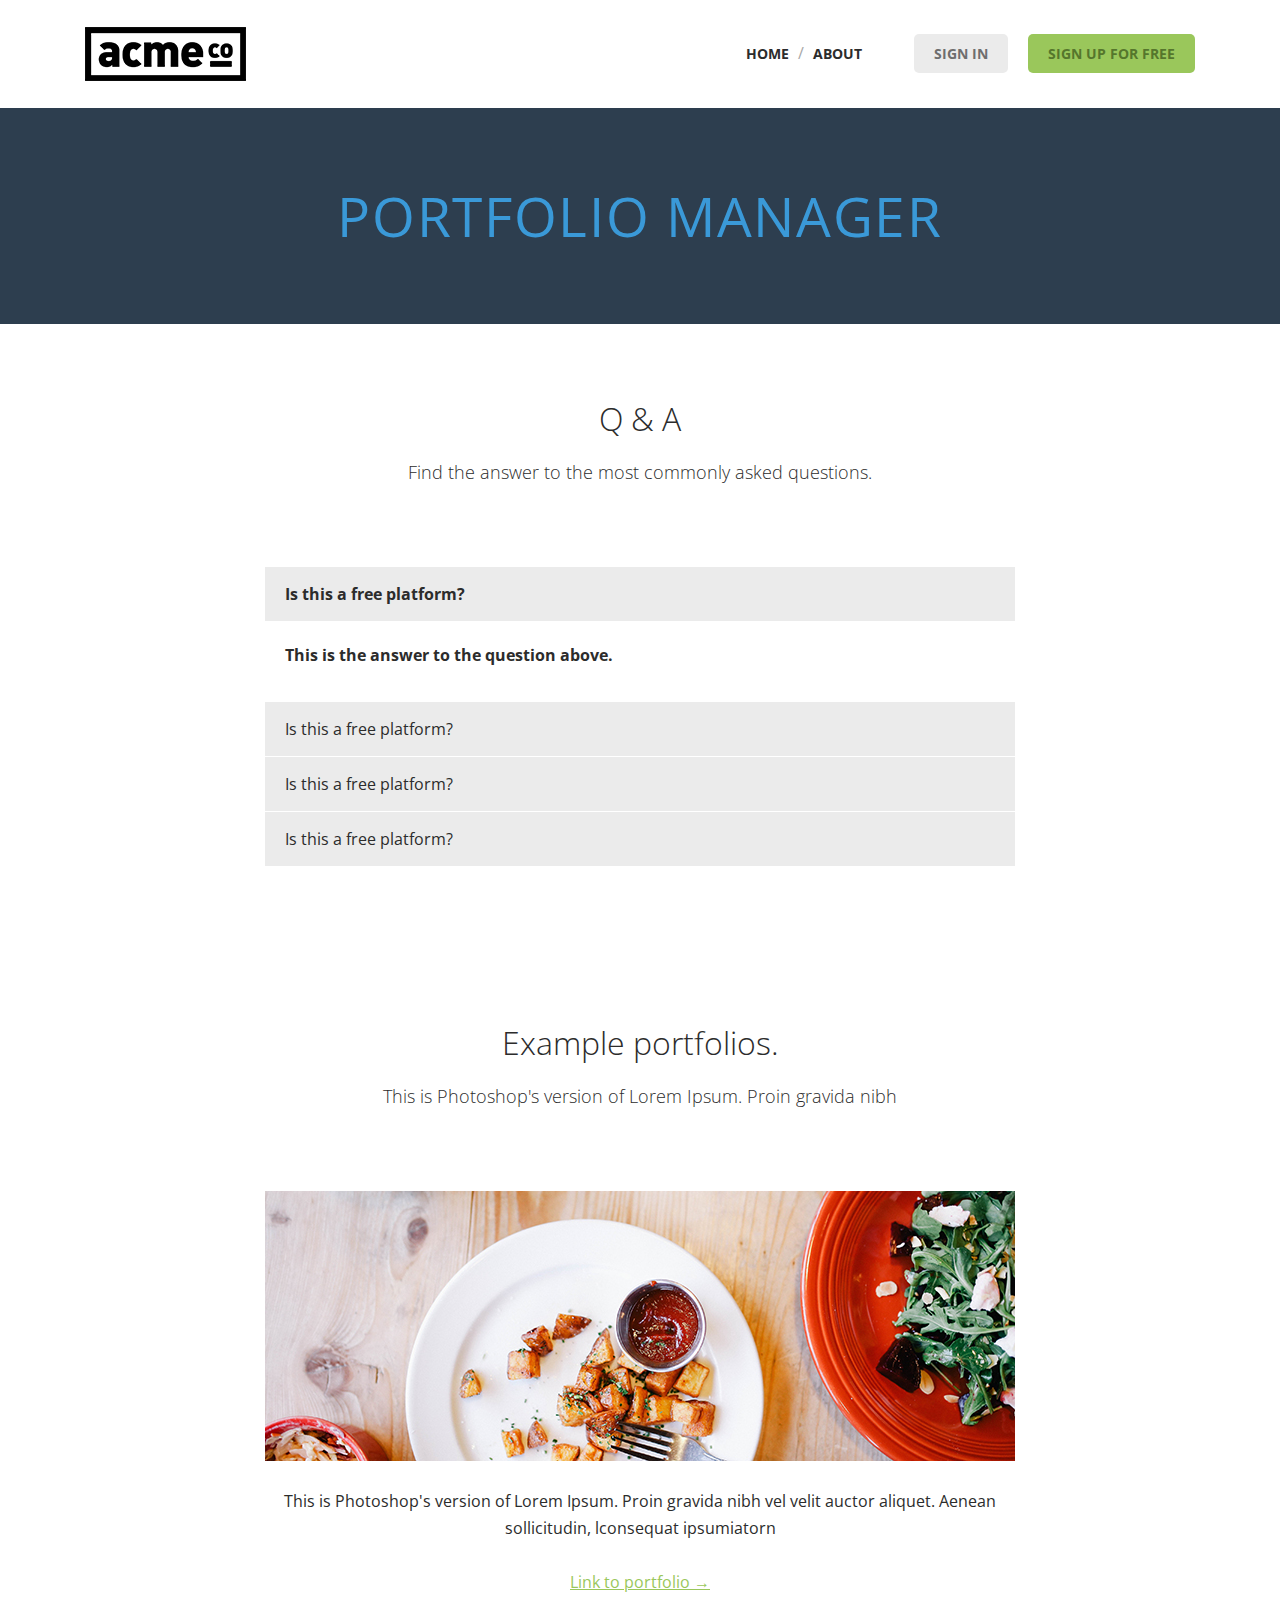
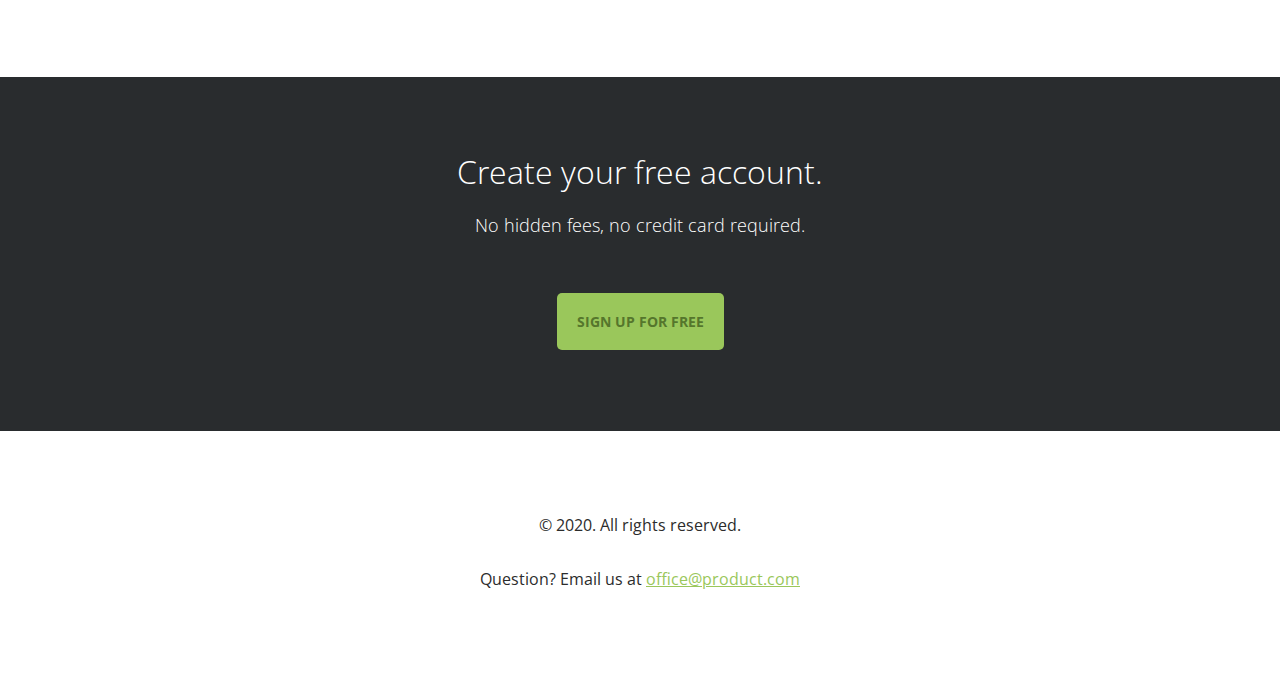
<file: about.html>
<!DOCTYPE html>
<html lang="en">

<head>
    <meta charset="UTF-8">
    <meta name="viewport" content="width=device-width, initial-scale=1.0">
    <title>acme</title>
    <link rel="stylesheet" href="https://cdnjs.cloudflare.com/ajax/libs/font-awesome/5.15.1/css/all.min.css"
        integrity="sha512-+4zCK9k+qNFUR5X+cKL9EIR+ZOhtIloNl9GIKS57V1MyNsYpYcUrUeQc9vNfzsWfV28IaLL3i96P9sdNyeRssA=="
        crossorigin="anonymous" />
    <link rel="stylesheet" href="css/main.css">
</head>

<body class="about">
    <header class="inner-pd1">
        <div class="container clearfix">
            <h1 class="logo"><a href="index.html">acme logo</a></h1>
            <nav>
                <ul>
                    <li>
                        <a href="index.html">home</a>
                        <span>/</span>
                        <a href="about.html">about</a>
                    </li>
                    <li><a href="signin.html" class="btn lightgray-bg"><i class="fas fa-lock"></i> Sign in</a></li>
                    <li><a href="signup.html" class="btn highlight-bg">sign up for free</a></li>
                </ul>
            </nav>
        </div>
    </header>
    <div class="banner inner-pd3">
        <h2 class="big-title">portfolio manager</h2>
    </div>
    <main class="container">
        <div class="qna inner-pd3">
            <h2 class="content-title">Q &amp; A</h2>
            <p class="content-desc">Find the answer to the most commonly asked questions.</p>
            <div class="qna-list">
                <div class="panel-question active">
                    <h3 class="question">Is this a free platform? <i class="fas fa-sort-down"></i></h3>
                    <div class="answer">This is the answer to the question above.</div>
                </div>
                <div class="panel-question">
                    <h3 class="question">Is this a free platform? <i class="fas fa-sort-down"></i></h3>
                    <div class="answer">This is the answer to the question above.</div>
                </div>
                <div class="panel-question">
                    <h3 class="question">Is this a free platform? <i class="fas fa-sort-down"></i></h3>
                    <div class="answer">This is the answer to the question above.</div>
                </div>
                <div class="panel-question">
                    <h3 class="question">Is this a free platform? <i class="fas fa-sort-down"></i></h3>
                    <div class="answer">This is the answer to the question above.</div>
                </div>
            </div>
        </div>
        <div class="portfolio inner-pd3">
            <h2 class="content-title">Example portfolios.</h2>
            <p class="content-desc">This is Photoshop's version of Lorem Ipsum. Proin gravida nibh</p>
            <div class="portfolio-slides">
                <ul>
                    <li>
                        <img src="images/portfolio_01.jpg" alt="portfolio 01">
                        <p>
                            This is Photoshop's version of Lorem Ipsum. Proin gravida nibh vel velit auctor aliquet.
                            Aenean sollicitudin, lconsequat ipsumiatorn
                        </p>
                        <a href="" class="link">Link to portfolio &rarr;</a>
                    </li>
                </ul>
                <p class="controls">
                    <span class="prev"><i class="fas fa-chevron-left"></i></span>
                    <span class="next"><i class="fas fa-chevron-right"></i></span>
                </p>
            </div>
        </div>
    </main>
    <div class="cta inner-pd3">
        <h2 class="content-title">Create your free account.</h2>
        <p class="content-desc">No hidden fees, no credit card required.</p>
        <p><a href="" class="btn big highlight-bg">sign up for free</a></p>
    </div>
    <footer class="inner-pd3">
        <p>
            &copy; 2020. All rights reserved.
        </p>
        <p>
            Question? Email us at <a href="mailto:office@product.com" class="link">office@product.com</a>
        </p>
    </footer>
    <script src="./js/about.js"></script>
</body>

</html>
</file>
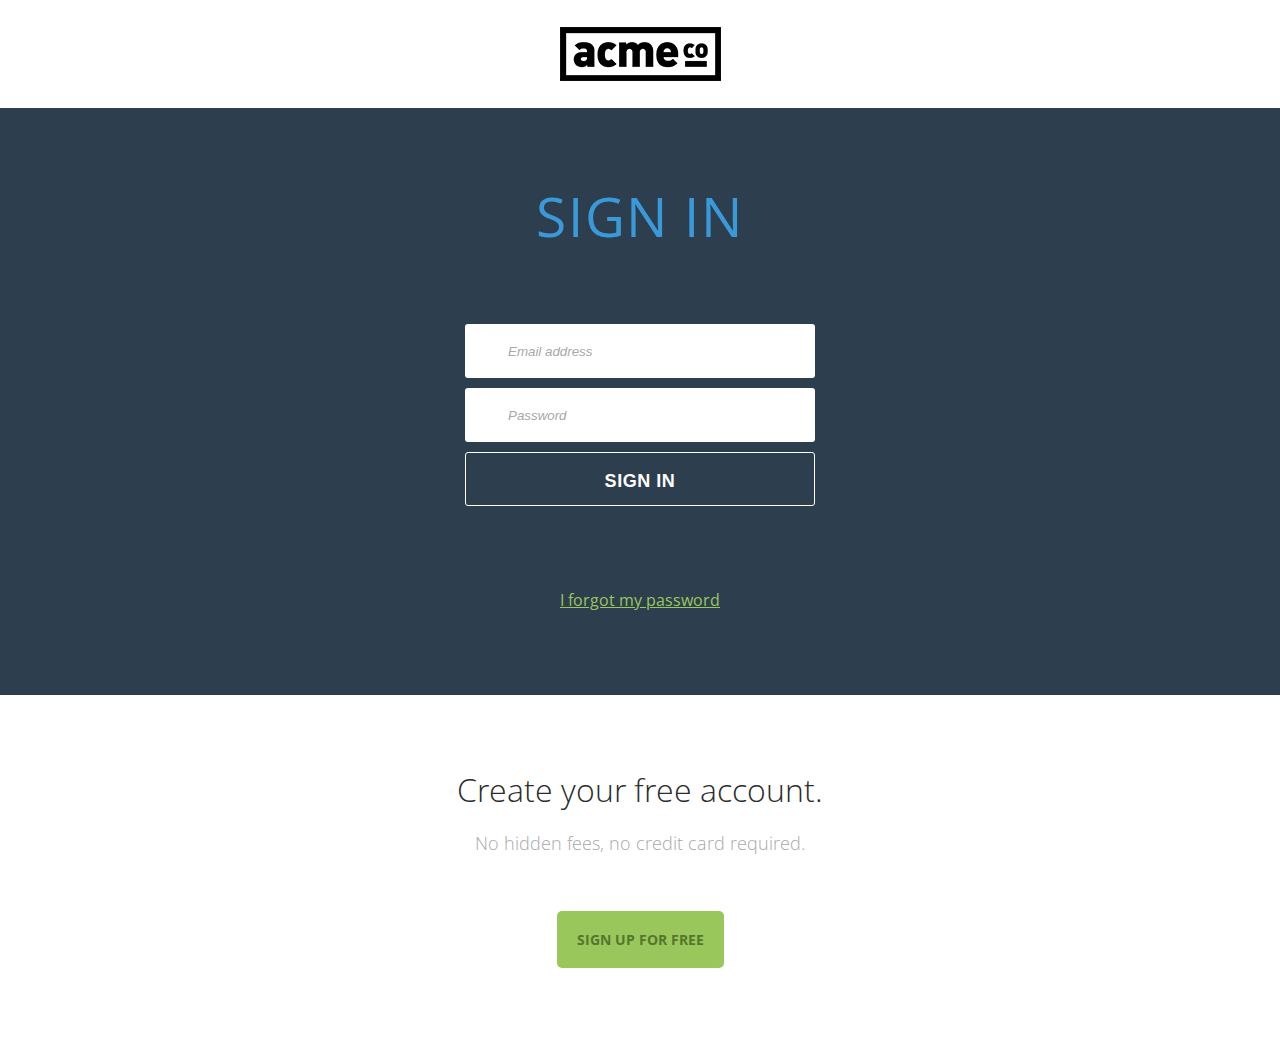
<file: signin.html>
<!DOCTYPE html>
<html lang="en">
<head>
    <meta charset="UTF-8">
    <meta name="viewport" content="width=device-width, initial-scale=1.0">
    <title>acme</title>
    <link rel="stylesheet" href="https://cdnjs.cloudflare.com/ajax/libs/font-awesome/5.15.1/css/all.min.css" integrity="sha512-+4zCK9k+qNFUR5X+cKL9EIR+ZOhtIloNl9GIKS57V1MyNsYpYcUrUeQc9vNfzsWfV28IaLL3i96P9sdNyeRssA==" crossorigin="anonymous" />
    <link rel="stylesheet" href="css/main.css">
</head>
<body>
    <header class="sign inner-pd1">
        <div class="container">
            <h1 class="logo"><a href="index.html">acme logo</a></h1>           
        </div>
    </header>

    <main class="form inner-pd3">
        <h2 class="big-title">Sign in</h2>
        <form action="" method="post">
            <p>
                <label for="email" class="hidden">Email</label>
                <i class="fas fa-envelope"></i>
                <input type="email" id="email" placeholder="Email address">  
            </p>
            <p>
                <label for="pasword" class="hidden">pasword</label>
                <i class="fas fa-lock"></i>
                <input type="pasword" id="pasword" placeholder="Password">  
            </p>
            <!-- <button type="submit">sign in</button> -->
            <input type="submit" value="Sign in">
        </form>
        <p><a href="" class="link">I forgot my password</a></p>       
     
    </main>
    <div class="cta no-bg inner-pd3">
        <h2 class="content-title">Create your free account.</h2>
        <p class="content-desc">No hidden fees, no credit card required.</p>
        <p><a href="" class="btn big highlight-bg">sign up for free</a></p>
    </div>
    
</body>
</html>
</file>
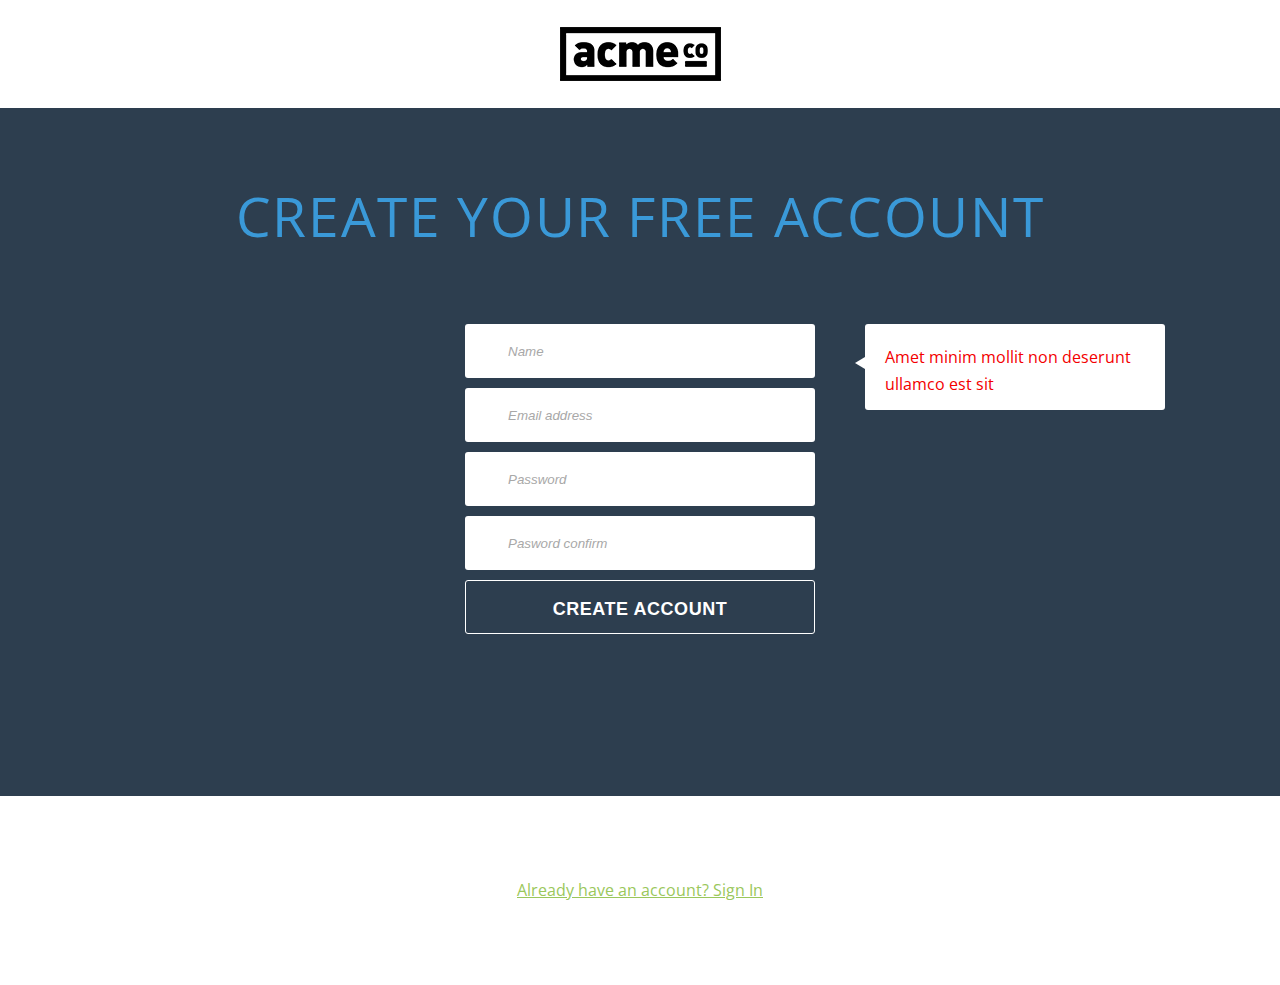
<file: signup.html>
<!DOCTYPE html>
<html lang="en">
<head>
    <meta charset="UTF-8">
    <meta name="viewport" content="width=device-width, initial-scale=1.0">
    <title>signup - acme</title>
    <link rel="stylesheet" href="https://cdnjs.cloudflare.com/ajax/libs/font-awesome/5.15.1/css/all.min.css" integrity="sha512-+4zCK9k+qNFUR5X+cKL9EIR+ZOhtIloNl9GIKS57V1MyNsYpYcUrUeQc9vNfzsWfV28IaLL3i96P9sdNyeRssA==" crossorigin="anonymous" />
    <link rel="stylesheet" href="css/main.css">
</head>
<body>
    <header class="sign inner-pd1">
        <div class="container">
            <h1 class="logo"><a href="index.html">acme logo</a></h1>           
        </div>
    </header>

    <main class="form inner-pd3">
        <h2 class="big-title">Create your free account</h2>
        <form action="" method="post">
            <p>
                <label for="name" class="hidden">name</label>
                <i class="fas fa-user"></i>
                <input type="text" id="name" placeholder="Name">  
            </p>
            <p>
                <label for="email" class="hidden">Email</label>
                <i class="fas fa-envelope"></i>
                <input type="email" id="email" placeholder="Email address">  
            </p>
            <p>
                <label for="pasword" class="hidden">pasword</label>
                <i class="fas fa-lock"></i>
                <input type="pasword" id="pasword" placeholder="Password">  
            </p>
            <p>
                <label for="paswordcf" class="hidden">pasword confirm</label>
                <i class="fas fa-lock"></i>
                <input type="pasword" id="paswordcf" placeholder="Pasword confirm">  
            </p>
            <!-- <button type="submit">sign in</button> -->
            <input type="submit" value="Create account">
            <div class="message">
                <p>Amet minim mollit non deserunt ullamco est sit</p>
            </div>
        </form>   
     
    </main>
    <p class="signup_footer inner-pd3"><a href="" class="link">Already have an account? Sign In</a></p>

    
</body>
</html>
</file>
<file: css/main.css>
@import url(reset.css);
@import url(common.css);

/* --------- MAIN PAGE ---------------- */
header .logo {
  float: left;
}
header nav {
  float: right;
  margin-top: 7px;
}
.logo a {
  width: 161px;
  height: 54px;
  background: url(../images/logo.png) no-repeat;
  display: block;
  text-indent: -9999em;
}
nav li {
  float: left;
  margin-right: 20px;
}
nav li:last-child {
  margin-right: 0;
}
nav li:first-child {
  margin-right: 52px;
  line-height: 39px;
}
nav li:first-child a {
  font-size: 14px;
  font-weight: bold;
  text-transform: uppercase;
  color: #2c2c2c;
}
nav li:first-child span {
  color: #a8a8a8;
  margin: 0 5px;
}
.banner {
  text-align: center;
  background: #2d3e4f;
}
.banner h2 {
  margin-bottom: 27px;
}
.banner h3 {
  margin-bottom: 54px;
  color: #ffffff;
}
.banner p {
  margin-bottom: 54px;
}

.feature .item {
  width: 350px;
  float: left;
  margin-right: 30px;
  text-align: center;
}
.feature .item:last-child {
  margin-right: 0;
}
.feature .item .icon {
  width: 108px;
  height: 108px;
  border: 1px solid #439ccf;
  border-radius: 50%;
  display: inline-block;
  box-sizing: border-box;
  line-height: 106px;
  font-size: 32px;
  color: #439ccf;
}
.feature .item h3 {
  font-size: 24px;
  margin: 27px 0;
}

.testimonial blockquote {
  width: 730px;
  margin: 0 auto;
  font-style: italic;
  font-weight: 300;
  font-size: 24px;
  line-height: 36px;
  text-align: center;
  color: #489dcd;
}
.testimonial blockquote cite {
  margin-top: 27px;
  font-size: 16px;
  line-height: 27px;
  display: block;
}

.testimonial {
  position: relative;
  width: 100%;
  overflow: hidden;
  height: 200px;
}

.slide-container {
  position: absolute;
  width: 100%;
  height: 100%;
  margin: 0;
  padding: 0;
  transition: left 0.3s ease-in;
  left: 0;
  top: 0;
}

.slide-container > li {
  position: absolute;
  top: 0;
  height: 100%;
  width: 100%;
  display: flex;
  justify-content: center;
  align-items: center;
  background-repeat: no-repeat;
  background-position: center center;
  background-size: cover;
  list-style: none;
}

.controls span {
  position: absolute;
  top: 50%;
  transform: translateY(-50%);
  font-size: 32px;
  color: #ebebeb;
  cursor: pointer;
}
.controls span:hover {
  color: #2c2c2c;
}
.testimonial .prev {
  left: 0;
}
.testimonial .next {
  right: 0;
}
.cta {
  background: #292c2e;
  text-align: center;
  color: #fff;
}
.cta h2 {
  margin-bottom: 27px;
}
.cta .content-desc {
  margin-bottom: 54px;
}
footer {
  text-align: center;
}
footer p:first-child {
  margin-bottom: 27px;
}
/* --------- SINGIN SIGNUP ---------------- */
.sign .logo {
  float: none;
  /* text-align: center; */
}
.sign .logo a {
  /* display: inline-block; */
  margin: 0 auto;
}
.form {
  background: #2d3e4f;
  text-align: center;
}
.form h2 {
  margin-bottom: 81px;
}
.form form {
  width: 350px;
  margin: 0 auto 81px;
  position: relative;
}
.form form > p {
  background: #fff;
  border-radius: 3px;
  height: 54px;
  line-height: 54px;
  margin-bottom: 10px;
  text-align: left;
  position: relative;
  overflow: hidden;
}

.form form > p:last-child {
  margin-bottom: 0;
}
.form form p input {
  width: 100%;
  height: 100%;
  display: block;
  border: none;
  padding: 0;
  padding-left: 43px;
  box-sizing: border-box;
  color: #2c2c2c;
  font-style: italic;
  outline: none;
}
.form form p input:focus {
  box-shadow: inset 0 0 4px 4px rgba(255, 0, 0, 0.4);
}
.form form p input::placeholder {
  color: #a8a8a8;
}
.form form p i {
  position: absolute;
  left: 15px;
  top: 50%;
  transform: translateY(-50%);
  color: #a8a8a8;
}
form input[type="submit"] {
  width: 100%;
  height: 54px;
  line-height: 54px;
  border-radius: 3px;
  background: none;
  border: 1px solid #fff;
  color: #ffffff;
  font-weight: bold;
  font-size: 18px;
  letter-spacing: 0.03em;
  text-transform: uppercase;
}
.cta.no-bg h2 {
  color: #2c2c2c;
}
.cta.no-bg p {
  color: #a8a8a8;
}
.form form .message {
  top: 0;
  left: calc(100% + 50px);
  position: absolute;
  background: #ffffff;
  width: 260px;
  padding: 20px 20px 12px;
  border-radius: 3px;
}
.form form .message:before {
  content: "";
  position: absolute;
  right: 100%;
  top: 33px;
  width: 0;
  height: 0;
  border-style: solid;
  border-width: 6px 10px 6px 0;
  border-color: transparent #fff transparent transparent;
}
.form form .message p {
  text-align: left;
  color: #f30000;
}
.signup_footer {
  text-align: center;
}
/* --------- ABOUT ---------------- */
.about .banner h2 {
  margin-bottom: 0;
}
.qna h2,
.portfolio h2 {
  margin-bottom: 27px;
}
.qna > p,
.portfolio > p {
  margin-bottom: 81px;
}
.qna-list {
  width: 750px;
  margin: 0 auto;
}
.question {
  background: #ebebeb;
  height: 54px;
  line-height: 54px;
  padding: 0 20px;
  position: relative;
  margin-bottom: 1px;
}
.question i {
  position: absolute;
  right: 20px;
  top: 50%;
  transform: translateY(calc(-50% - 4px));
  color: #a8a8a8;
  transition: 0.3s;
}
.answer {
  padding: 0;
  height: 0;
  overflow: hidden;
  transition: 0.5s;
}
.panel-question.active i {
  transform: rotate(180deg) translateY(calc(50% - 4px));
  color: #2c2c2c;
}
.panel-question.active {
  font-weight: bold;
}
.panel-question.active .answer {
  padding: 20px 20px 60px;
}
.portfolio-slides {
  width: 750px;
  margin: 0 auto;
  position: relative;
}
.portfolio-slides li {
  text-align: center;
}
.portfolio-slides .prev {
  left: -180px;
}
.portfolio-slides .next {
  right: -180px;
}
.portfolio-slides li p {
  margin: 27px 0;
}
#btt {
  width: 40px;
  height: 40px;
  background: rgba(0, 0, 0, 0.8);
  color: #fff;
  position: fixed;
  right: 50px;
  bottom: 50px;
  display: flex;
  justify-content: center;
  align-items: center;
  visibility: hidden;
  opacity: 0;
  transition: 0.5s;
}
#btt.active {
  opacity: 1;
  visibility: visible;
}

/* 슬라이드 추가 */
</file>
